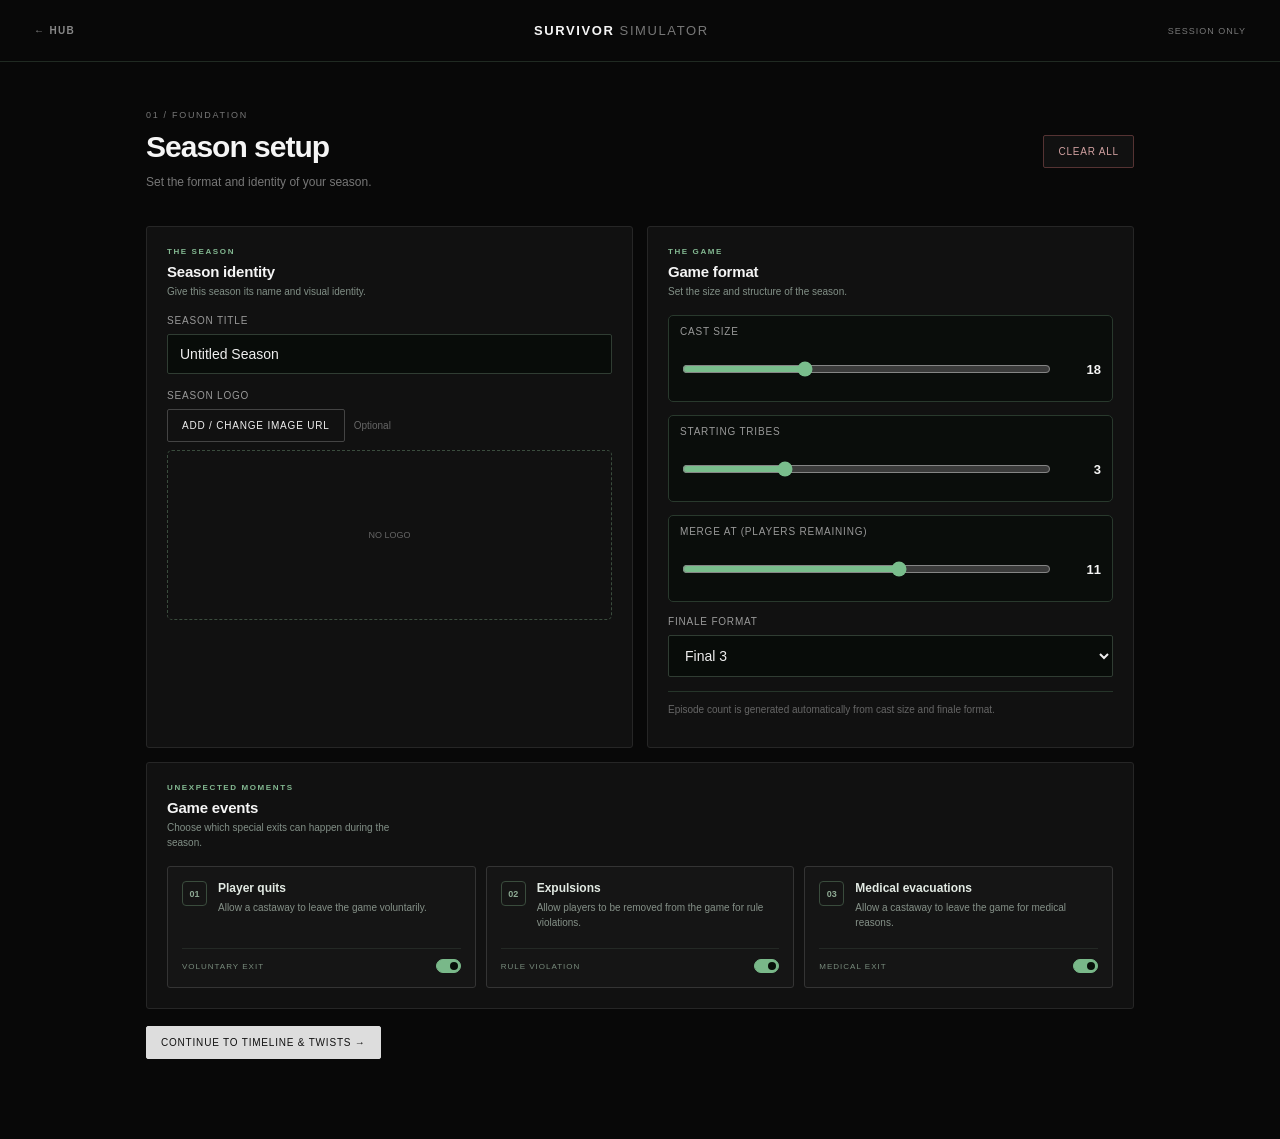
<file: survivor/index.html>
<!doctype html>
<html lang="en">
<head>
  <meta charset="utf-8">
  <meta name="viewport" content="width=device-width, initial-scale=1">
  <meta name="theme-color" content="#102719">
  <title>Survivor Simulator</title>
  <link rel="stylesheet" href="styles/main.css">
  <link rel="stylesheet" href="styles/layout.css">
  <link rel="stylesheet" href="styles/components.css">
  <link rel="stylesheet" href="styles/pages.css">
</head>
<body>
  <div class="app-shell">
    <header class="topbar">
      <a class="back-link" href="../index.html">← HUB</a>
      <div class="brand">SURVIVOR <span>SIMULATOR</span></div>
      <div class="save-state" id="save-state">SESSION ONLY</div>
    </header>
    <main class="main-content">
      <div id="page-content"></div>
    </main>
  </div>
  <script type="module" src="js/app.js"></script>
</body>
</html>
</file>
<file: survivor/styles/main.css>
*{box-sizing:border-box} :root{color-scheme:dark;font-family:Arial,Helvetica,sans-serif;background:#000;color:#f5f5f5;font-synthesis:none}  body{margin:0;min-height:100vh;background:#000;color:#f5f5f5;font-size:14px}button,input,select,textarea{font:inherit}button{cursor:pointer}.app-shell{min-height:100vh}.topbar{height:62px;border-bottom:1px solid #242424;display:flex;align-items:center;justify-content:space-between;padding:0 34px;position:sticky;top:0;background:#050505;z-index:5}.back-link{color:#888;text-decoration:none;font-size:10px;letter-spacing:1.3px;font-weight:700}.back-link:hover{color:#fff}.brand{font-weight:800;letter-spacing:1.6px;font-size:13px}.brand span{color:#777;font-weight:500}.save-state{font-size:9px;letter-spacing:1px;color:#777}.workspace{display:grid;grid-template-columns:230px minmax(0,1fr);min-height:calc(100vh - 62px)}.sidebar{border-right:1px solid #222;padding:28px 16px;display:flex;flex-direction:column;min-height:calc(100vh - 62px)}.season-mini{padding:0 12px 22px;color:#777;font-size:10px;letter-spacing:1.5px;font-weight:700;overflow-wrap:anywhere}#navigation{display:grid;gap:5px}.nav-item{border:0;background:transparent;color:#888;text-align:left;padding:13px 12px;font-size:12px;display:flex;align-items:center;gap:12px;border-radius:3px}.nav-item span{font-size:9px;color:#555;letter-spacing:1px}.nav-item:hover,.nav-item.active{background:#151515;color:#fff}.nav-item.active span{color:#fff}.sidebar-foot{margin-top:auto;padding:24px 12px 0;color:#555;font-size:9px;letter-spacing:1.2px;display:flex;justify-content:space-between}.main-content{width:min(100%,1100px);padding:48px 56px 80px;margin:0 auto}.page-heading{display:flex;justify-content:space-between;align-items:flex-end;gap:20px;margin-bottom:34px}.eyebrow{font-size:9px;letter-spacing:1.7px;color:#777;text-transform:uppercase;margin-bottom:10px}.page-heading h1{font-size:30px;letter-spacing:-1px;margin:0;font-weight:700}.page-heading p{color:#777;margin:9px 0 0;font-size:12px;line-height:1.6}.section{border-top:1px solid #252525;padding:24px 0;margin-top:22px}.section-head{display:flex;justify-content:space-between;align-items:center;gap:16px;margin-bottom:18px}.section-head h2{font-size:13px;margin:0;font-weight:700}.section-head p{font-size:11px;color:#777;margin:5px 0 0}.field-grid{display:grid;grid-template-columns:repeat(2,minmax(0,1fr));gap:18px 20px}.field{display:grid;gap:8px;min-width:0}.field.full{grid-column:1/-1}.field label,.field-label{font-size:10px;letter-spacing:.8px;color:#999;text-transform:uppercase}.field input,.field select,.field textarea,.inline-input{width:100%;background:#090909;border:1px solid #303030;border-radius:2px;padding:11px 12px;color:#eee;outline:none;min-width:0}.field input:focus,.field select:focus,.field textarea:focus,.inline-input:focus{border-color:#888}.field input[type=checkbox]{width:15px;height:15px;accent-color:#fff}.field textarea{min-height:78px;resize:vertical}.hint{color:#666;font-size:10px;line-height:1.5}.check-row{display:flex;align-items:center;gap:9px;color:#bbb;font-size:12px}.check-list{display:flex;flex-wrap:wrap;gap:16px 24px}.btn{border:1px solid #444;background:#111;color:#eee;padding:10px 14px;border-radius:2px;font-size:10px;letter-spacing:.8px;text-transform:uppercase}.btn:hover{background:#222;border-color:#777}.btn.primary{background:#eee;color:#080808;border-color:#eee}.btn.primary:hover{background:#ccc}.btn.subtle{background:transparent;color:#aaa}.btn.danger{color:#d0a0a0;border-color:#553333}.btn:disabled{opacity:.35;cursor:not-allowed}.button-row{display:flex;gap:9px;flex-wrap:wrap}.stat-grid{display:grid;grid-template-columns:repeat(4,minmax(0,1fr));gap:10px}.stat-card{border:1px solid #292929;background:#090909;padding:13px}.stat-card strong{display:block;font-size:20px;margin-bottom:5px}.stat-card span{font-size:9px;color:#777;letter-spacing:1px;text-transform:uppercase}.locked{border:1px dashed #333;color:#666;padding:15px;font-size:11px;display:flex;justify-content:space-between;align-items:center}.locked b{font-size:9px;letter-spacing:1px;color:#777}.episode-list{display:grid;gap:12px}.episode-card,.player-card,.alliance-card,.archetype-card{border:1px solid #292929;background:#080808;padding:18px}.episode-top{display:flex;justify-content:space-between;align-items:center;gap:15px;margin-bottom:14px}.episode-top strong{font-size:13px}.episode-top span{font-size:9px;color:#777;letter-spacing:1px}.twist-list{display:flex;flex-wrap:wrap;gap:7px;margin-top:12px}.twist-chip{font-size:10px;padding:7px 9px;border:1px solid #393939;color:#ccc;display:flex;align-items:center;gap:8px}.twist-chip button{border:0;background:none;color:#888;padding:0;font-size:13px}.cast-grid{display:grid;grid-template-columns:repeat(2,minmax(0,1fr));gap:12px}.player-card{min-width:0}.player-card-head{display:flex;justify-content:space-between;align-items:center;margin-bottom:14px}.player-card-head strong{font-size:12px}.player-fields{display:grid;grid-template-columns:1fr 1fr;gap:12px}.player-fields .field{gap:6px}.player-fields .field label{font-size:9px}.player-fields input,.player-fields select{padding:9px;font-size:11px}.player-preview{display:flex;align-items:center;gap:10px;margin-bottom:14px}.avatar{width:42px;height:42px;border:1px solid #333;background:#141414;object-fit:cover;border-radius:2px;display:grid;place-items:center;color:#666;font-size:10px}.player-preview small{color:#777;font-size:10px}.archetype-grid{display:grid;grid-template-columns:repeat(2,minmax(0,1fr));gap:12px}.archetype-card h3{font-size:13px;margin:0 0 7px}.archetype-card p{font-size:11px;line-height:1.5;color:#888;margin:0 0 12px}.class-tag{font-size:9px;letter-spacing:1px;color:#aaa;text-transform:uppercase}.stats{display:grid;grid-template-columns:repeat(4,1fr);gap:7px;margin-top:14px}.stat-input{display:grid;gap:5px}.stat-input label{font-size:8px;color:#777;text-transform:uppercase}.stat-input input{width:100%;background:#111;border:1px solid #333;color:#eee;padding:7px;font-size:10px}.team-grid{display:grid;grid-template-columns:repeat(3,minmax(0,1fr));gap:12px}.team-card{border:1px solid #292929;padding:15px;background:#090909}.team-swatch{height:7px;margin:-15px -15px 14px}.team-card .field{margin-top:10px}.team-card .field input{padding:9px;font-size:11px}.team-members{font-size:10px;color:#777;line-height:1.7;margin-top:10px}.team-preview{display:grid;grid-template-columns:repeat(3,minmax(0,1fr));gap:10px}.team-preview-item{padding:12px;background:#0a0a0a;border:1px solid #292929}.team-preview-item strong{display:block;font-size:11px;margin-bottom:7px}.team-preview-item span{font-size:10px;color:#888}.table-wrap{overflow-x:auto;border:1px solid #292929}.relationship-table{border-collapse:collapse;width:100%;min-width:600px}.relationship-table th,.relationship-table td{border-bottom:1px solid #252525;border-right:1px solid #252525;padding:9px;text-align:center;font-size:10px}.relationship-table th{color:#888;font-weight:600;background:#0b0b0b}.relationship-table th:first-child{text-align:left;position:sticky;left:0}.relationship-table td:first-child{text-align:left;color:#ddd;background:#080808;position:sticky;left:0}.relationship-table select{width:100%;min-width:95px;background:#111;border:1px solid #333;color:#ddd;padding:7px;font-size:10px}.alliance-list{display:grid;gap:12px}.alliance-card .field-grid{gap:12px}.member-strengths{display:grid;grid-template-columns:repeat(2,minmax(0,1fr));gap:9px;margin-top:12px}.member-strengths label{font-size:10px;color:#aaa;display:flex;align-items:center;justify-content:space-between;gap:8px}.member-strengths select{background:#111;border:1px solid #333;color:#eee;padding:7px}.empty-state{padding:28px;text-align:center;color:#666;border:1px dashed #333;font-size:11px}.inline-note{font-size:10px;color:#777;line-height:1.6}.logo-preview{width:74px;height:74px;border:1px solid #333;background:#111;display:grid;place-items:center;overflow:hidden;color:#666;font-size:9px}.logo-preview img{width:100%;height:100%;object-fit:cover}.hidden{display:none!important}@media(max-width:850px){.workspace{grid-template-columns:1fr}.sidebar{min-height:auto;border-right:0;border-bottom:1px solid #222;padding:14px}.season-mini,.sidebar-foot{display:none}#navigation{display:flex;overflow-x:auto;gap:5px}.nav-item{white-space:nowrap;padding:10px}.nav-item span{display:none}.main-content{padding:32px 22px 60px}.team-grid,.team-preview{grid-template-columns:repeat(2,minmax(0,1fr))}}@media(max-width:560px){.topbar{padding:0 16px}.main-content{padding:28px 16px 50px}.page-heading{align-items:flex-start;flex-direction:column}.page-heading h1{font-size:25px}.field-grid,.cast-grid,.archetype-grid{grid-template-columns:1fr}.field.full{grid-column:auto}.team-grid,.team-preview{grid-template-columns:1fr}.stat-grid{grid-template-columns:repeat(2,1fr)}.player-fields{grid-template-columns:1fr 1fr}.stats{grid-template-columns:repeat(2,1fr)}}

/* Season builder refinements */
.range-field{display:grid;gap:10px}.range-line{display:flex;align-items:center;gap:14px}.range-line input[type=range]{flex:1;min-width:0;accent-color:#fff}.range-value{min-width:34px;text-align:right;font-size:13px;font-weight:700}.logo-preview{width:min(100%,260px);height:150px;padding:8px}.logo-preview img{width:100%;height:100%;max-width:100%;max-height:100%;object-fit:contain;object-position:center}.episode-card{padding:14px}.episode-top{margin:0}.episode-twists{margin-top:12px}.twist-toggle{border:1px solid #383838;background:#111;color:#ddd;padding:8px 11px;font-size:10px}.twist-toggle[aria-expanded=true]{background:#eee;color:#111}.twist-picker{display:flex;flex-wrap:wrap;gap:7px;padding-top:11px}.twist-option{border:1px solid #3a3a3a;background:#090909;color:#aaa;padding:8px 10px;font-size:10px}.twist-option.selected{background:#eee;color:#111;border-color:#eee}.twist-option:disabled{opacity:.3}.relationship-table{min-width:0;table-layout:fixed}.relationship-table th,.relationship-table td{padding:6px 4px}.relationship-table th:first-child,.relationship-table td:first-child{width:110px}.relationship-cell{width:100%;height:30px;border:1px solid transparent;border-radius:3px;color:#111;font-size:9px;font-weight:700;cursor:pointer}.relationship-cell:disabled{opacity:.2;cursor:default}.relationship-cell:hover{outline:1px solid #fff}.relationship-legend{display:flex;gap:12px;flex-wrap:wrap;margin:12px 0;color:#888;font-size:10px}.legend-dot{display:inline-block;width:8px;height:8px;border-radius:50%;margin-right:5px}.rel-backdrop{position:fixed;inset:0;background:#000b;z-index:20;display:grid;place-items:center;padding:18px}.rel-menu{width:min(100%,390px);background:#0b0b0b;border:1px solid #444;padding:20px;box-shadow:0 15px 60px #000}.rel-menu h3{font-size:15px;margin:0 0 5px}.rel-menu p{font-size:11px;color:#888;margin:0 0 16px}.rel-options{display:grid;grid-template-columns:1fr 1fr;gap:8px}.rel-choice{padding:11px 9px;border:1px solid #333;background:#111;color:#ddd;text-align:left;font-size:11px}.rel-choice.active{border-color:#fff}.rel-choice small{display:block;color:#888;font-size:9px;margin-top:4px}.rel-clear{margin-top:12px;width:100%}.timeline-footer{display:flex;justify-content:flex-end;margin-top:18px}.hidden{display:none!important}
@media(max-width:700px){.relationship-table th:first-child,.relationship-table td:first-child{width:76px}.relationship-cell{height:26px;font-size:8px}.relationship-table th,.relationship-table td{padding:3px 2px}}


/* Dark base with a subtle green glow at the top centre */
:root{--accent:#79bd8c}
body{background:radial-gradient(ellipse 72% 48% at 50% 0%,rgba(37,91,51,.48) 0%,rgba(15,34,21,.24) 48%,rgba(5,8,6,0) 82%),#050706}
.topbar{background:#070b08;border-bottom-color:#202a22}
.field input:focus,.field select:focus,.field textarea:focus,.inline-input:focus{border-color:#79bd8c}
.field input[type=checkbox]{accent-color:#79bd8c}
.range-line input[type=range]{accent-color:#79bd8c}
.btn.primary{background:#79bd8c;color:#07110a;border-color:#79bd8c}
.btn.primary:hover{background:#91cda1;border-color:#91cda1}
@media(max-width:850px){.main-content{padding:32px 22px 60px}}
@media(max-width:560px){.main-content{padding:28px 16px 50px}}


/* Season builder layout polish */
:root{--accent:#78b889}
body{background:radial-gradient(ellipse 78% 44% at 50% 0%,rgba(48,112,66,.72) 0%,rgba(20,48,28,.45) 48%,rgba(5,7,6,.12) 100%),#050706;background-repeat:no-repeat;background-attachment:fixed}
.topbar{background:rgba(5,8,6,.94);backdrop-filter:blur(12px)}
.main-content{position:relative}
.page-heading{align-items:center}
.setup-grid{display:grid;gap:14px}
.setup-card{border:1px solid #29352d;background:rgba(10,15,11,.86);padding:20px;border-radius:8px;margin:0 0 14px;box-shadow:0 10px 28px rgba(0,0,0,.12)}
.setup-card .section-head{margin-bottom:16px}
.setup-card .section-head p{margin:4px 0 0}
.field-grid{gap:14px 18px}
.field input,.field select,.field textarea,.inline-input{background:#080c09;border-color:#303d33}
.cast-grid{grid-template-columns:repeat(3,minmax(0,1fr));gap:14px}
.player-card{background:rgba(10,15,11,.92);border:1px solid #29372d;border-radius:8px;padding:15px;min-width:0}
.player-card-head{margin-bottom:12px}
.player-preview{align-items:center;gap:13px}
.avatar{width:76px;height:76px;flex:0 0 76px;border-radius:7px;overflow:hidden;background:#111a13}
.avatar img{display:block;width:100%;height:100%;object-fit:contain}
.player-title{min-width:0;overflow-wrap:anywhere}
.player-fields{grid-template-columns:1fr 1fr;gap:10px}
.player-fields .field.full{grid-column:1/-1}
.inline-control{display:flex;align-items:center;gap:7px;min-width:0}
.inline-control input{flex:1;min-width:0}
.btn.compact{padding:9px 10px;white-space:nowrap}
.url-button{width:100%;text-align:left;text-transform:none;letter-spacing:0}
.archetype-stats{border-top:1px solid #29352d;margin-top:14px;padding-top:12px}
.stats-heading{display:flex;justify-content:space-between;gap:8px;font-size:10px}
.stats-heading span{color:#7e9a83}
.mini-stat-grid{display:grid;grid-template-columns:repeat(4,minmax(0,1fr));gap:6px;margin-top:9px}
.mini-stat{background:#101812;border:1px solid #243329;border-radius:4px;padding:6px;display:grid;gap:4px}
.mini-stat span{font-size:8px;color:#91a294;text-transform:uppercase;letter-spacing:.4px}
.mini-stat b{font-size:11px}
.episode-list{gap:9px}
.episode-card{padding:0;border-radius:7px;overflow:hidden}
.episode-card.pre-merge{background:rgba(12,26,17,.94);border-color:#315b3d}
.episode-card.merge-episode{background:rgba(25,25,17,.94);border-color:#655a32}
.episode-summary{list-style:none;display:flex;align-items:center;justify-content:space-between;gap:14px;padding:15px 17px;cursor:pointer}
.episode-summary::-webkit-details-marker{display:none}
.episode-summary>span:first-child{display:flex;align-items:center;gap:12px}
.phase-label{font-size:9px;letter-spacing:1px;padding:5px 7px;border-radius:3px;background:#1b3a25;color:#a6d9b2}
.merge-episode .phase-label{background:#453d20;color:#e4d69c}
.episode-count{font-size:10px;color:#aab5ac}
.episode-count b{font-size:14px;margin-left:8px}
.episode-body{padding:0 16px 16px;border-top:1px solid rgba(150,180,150,.12)}
.twist-picker{padding-top:14px}
.twist-option{border-radius:4px}
.twist-option.selected{background:#7eb88a;color:#08110a;border-color:#7eb88a}
.team-grid{gap:14px}
.team-card{border:1px solid #29372d;background:rgba(10,15,11,.92);border-radius:8px}
.team-head{display:flex;align-items:center;gap:11px;margin-bottom:12px}
.team-head strong{font-size:13px}
.team-icon{width:42px;height:42px;border:1px solid #39483b;border-radius:7px;background:#111a13;display:grid;place-items:center;overflow:hidden;color:#9ab79e}
.team-icon img{width:100%;height:100%;object-fit:contain}
.colour-tools{display:grid;grid-template-columns:1fr 1fr;gap:10px;margin-top:13px}
.colour-tools input[type=color]{width:100%;height:34px;padding:3px;background:#080c09;border:1px solid #303d33}
.colour-tools .check-row{grid-column:1/-1}
.tiny-team-icon{width:19px;height:19px;object-fit:contain;vertical-align:middle;margin-right:5px}
.relationship-table th,.relationship-table td{padding:5px 3px}
.relationship-table th{overflow-wrap:anywhere}
.matrix-avatar{display:block;width:28px;height:28px;object-fit:contain;margin:0 auto 4px;border-radius:50%}
.relationship-cell{min-width:20px;height:38px;padding:0;display:table-cell;text-align:center;vertical-align:middle;cursor:pointer;font-size:10px;font-weight:700}
.relationship-cell:hover{filter:brightness(1.22);outline:2px solid #dce9dd;outline-offset:-2px}
.diagonal-cell{color:#5b655d}
.alliance-player-grid{display:grid;grid-template-columns:repeat(4,minmax(0,1fr));gap:8px;margin-top:14px}
.alliance-player{min-width:0;display:flex;align-items:center;gap:7px;text-align:left;padding:8px;background:#0b110d;border:1px solid #303d33;color:#cbd6cd;border-radius:5px;cursor:pointer}
.alliance-player.selected{border-color:#82bd8e;background:#17291c;color:#e5f3e7}
.alliance-player img{width:32px;height:32px;object-fit:contain;border-radius:4px;background:#18221a;flex:0 0 32px}
.alliance-player>span:not(.alliance-placeholder){font-size:10px;overflow-wrap:anywhere;flex:1}
.alliance-player b{color:#9dcea7}
.alliance-placeholder{width:32px;height:32px;display:grid;place-items:center;background:#18221a;border-radius:4px;flex:0 0 32px}
.alliance-card{border:1px solid #29372d;background:#0a100c;border-radius:7px;padding:15px}
.url-backdrop{position:fixed;inset:0;background:rgba(0,0,0,.78);z-index:40;display:grid;place-items:center;padding:18px}
.url-dialog{width:min(100%,440px);background:#0b120d;border:1px solid #405444;border-radius:9px;padding:22px;box-shadow:0 18px 70px #000}
.url-dialog h3{margin:0 0 7px;font-size:16px}
.url-dialog p{margin:0 0 16px;color:#9aaa9d;font-size:11px}
.url-dialog-input{width:100%;padding:12px;background:#060a07;border:1px solid #344438;color:#fff;border-radius:4px;margin-bottom:15px}
@media(max-width:900px){.cast-grid{grid-template-columns:repeat(2,minmax(0,1fr))}.alliance-player-grid{grid-template-columns:repeat(3,minmax(0,1fr))}}
@media(max-width:600px){.cast-grid{grid-template-columns:1fr}.setup-card{padding:14px}.alliance-player-grid{grid-template-columns:repeat(2,minmax(0,1fr))}.mini-stat-grid{grid-template-columns:repeat(4,minmax(0,1fr))}.episode-summary{padding:13px}.episode-summary>span:first-child{gap:7px}.phase-label{font-size:8px}}

.hex-input{width:100%;background:#080c09;border:1px solid #303d33;color:#dce8de;border-radius:3px;padding:7px 8px;font-size:10px;font-family:monospace}


/* Latest season builder refinements */
.twist-categories{display:grid;gap:12px;padding-top:14px}
.twist-category{border:1px solid #303030;border-radius:6px;overflow:hidden;background:#0b0d0b}
.twist-category h3{margin:0;padding:9px 12px;font-size:10px;letter-spacing:1.1px;text-transform:uppercase}
.twist-category .twist-picker{padding:10px 12px 12px}
.cat-elimination{border-color:#70433e}.cat-elimination h3{background:#482923;color:#f0a08e}
.cat-teams{border-color:#3b5d82}.cat-teams h3{background:#1c344d;color:#a9d1f7}
.cat-immunity{border-color:#74602e}.cat-immunity h3{background:#493a19;color:#f0d78c}
.cat-other{border-color:#565656}.cat-other h3{background:#292929;color:#ddd}
.stat-sliders{display:grid;gap:9px;margin-top:12px}
.stat-slider{display:grid;gap:5px;padding:7px 9px;background:#0b100d;border:1px solid #28322b;border-radius:5px}
.stat-slider>span{display:flex;justify-content:space-between;align-items:center;font-size:9px;text-transform:uppercase;letter-spacing:.7px;color:#b8c3ba}
.stat-slider output{font-size:11px;font-weight:700;color:var(--stat-colour)}
.stat-slider input[type=range]{width:100%;height:5px;margin:3px 0;appearance:none;-webkit-appearance:none;background:linear-gradient(to right,var(--stat-colour) 0%,var(--stat-colour) 100%);accent-color:var(--stat-colour);cursor:pointer}
.stat-slider input[type=range]::-webkit-slider-thumb{-webkit-appearance:none;width:13px;height:13px;border-radius:50%;background:var(--stat-colour);border:2px solid #080b09;box-shadow:0 0 0 1px var(--stat-colour)}
.stat-slider input[type=range]::-moz-range-thumb{width:11px;height:11px;border-radius:50%;background:var(--stat-colour);border:2px solid #080b09;box-shadow:0 0 0 1px var(--stat-colour)}
.team-contrast-test{height:74px;border-radius:5px;margin-bottom:15px;padding:12px;display:flex;flex-direction:column;justify-content:space-between;font-weight:800;letter-spacing:1px;font-size:13px}
.team-contrast-test small{font-size:8px;letter-spacing:1.5px;opacity:.8}
.team-head{margin-bottom:13px}
.team-icon,.tiny-team-icon{display:none!important}
.gradient-toggle{margin-top:8px;align-self:center;white-space:nowrap}
.team-roster{border-top:1px solid #2c382f;margin-top:15px;padding-top:12px}
.team-roster>strong{font-size:9px;letter-spacing:1.2px;color:#819385}
.team-roster-grid{display:grid;grid-template-columns:repeat(2,minmax(0,1fr));gap:7px;margin-top:9px}
.team-player{display:flex;align-items:center;gap:7px;min-width:0;padding:6px;background:#0d140f;border:1px solid #26342a;border-radius:4px;font-size:10px;color:#cbd6cd}
.team-player img,.team-player-placeholder{width:30px;height:30px;flex:0 0 30px;object-fit:contain;border-radius:4px;background:#18221a}
.team-player-placeholder{display:grid;place-items:center;color:#839386}
.team-player span:last-child{overflow-wrap:anywhere}
.relationship-table th,.relationship-table td{border:1px solid #59645b!important}
.relationship-table{border-collapse:separate;border-spacing:0}
.relationship-cell{outline:1px solid rgba(255,255,255,.16);outline-offset:-1px}
.relationship-cell:hover{outline:2px solid #fff;outline-offset:-2px}
.alliance-player-box{min-width:0;border:1px solid #303d33;border-radius:5px;background:#0b110d;padding:5px;display:flex;flex-direction:column;gap:5px}
.alliance-player-box.selected{border-color:#82bd8e;background:#142219}
.alliance-player-box .alliance-player{width:100%;border:0;background:transparent;padding:4px}
.alliance-weakness{display:grid;gap:4px;padding:3px 4px}
.alliance-weakness span{font-size:8px;color:#91a294;text-transform:uppercase;letter-spacing:.6px}
.alliance-weakness select{width:100%;padding:6px;background:#080d09;border:1px solid #354438;border-radius:3px;color:#dce8de;font-size:9px}
.member-strengths{display:none}
@media(max-width:600px){.team-roster-grid{grid-template-columns:1fr 1fr}.team-contrast-test{height:64px}}


/* Concise timeline, cast stats, teams and alliance composer */
.episode-summary-right{display:flex;align-items:center;justify-content:flex-end;gap:12px;min-width:0}
.twist-category-labels{display:flex;flex-wrap:wrap;gap:4px;justify-content:flex-end}
.twist-category-labels i{font-style:normal;font-size:8px;line-height:1;padding:4px 6px;border-radius:3px;letter-spacing:.5px;text-transform:uppercase;white-space:nowrap}
.twist-category-labels .cat-elimination{background:#482923;color:#f0a08e}
.twist-category-labels .cat-teams{background:#1c344d;color:#a9d1f7}
.twist-category-labels .cat-immunity{background:#493a19;color:#f0d78c}
.twist-category-labels .cat-other{background:#292929;color:#ddd}
.twist-category{border:0;border-radius:0;background:transparent}
.twist-category h3{padding:0;margin:14px 0 0;background:transparent!important;color:#aab8ac!important;font-size:9px;letter-spacing:.8px}
.twist-category .twist-picker{padding:7px 0 0}
.archetype-stats{margin-top:10px;padding-top:9px}
.stats-heading{font-size:9px;margin-bottom:7px}
.stat-sliders{grid-template-columns:repeat(2,minmax(0,1fr));gap:5px;margin-top:0}
.stat-slider{display:grid;grid-template-columns:58px minmax(0,1fr) 16px;align-items:center;gap:6px;padding:5px 6px;border:0;border-radius:3px;background:#0b100d}
.stat-slider> b{font-size:8px;letter-spacing:0;text-transform:none;color:#b8c3ba}
.stat-slider input[type=range]{height:4px;margin:0}
.stat-slider output{font-size:9px;text-align:right}
.team-contrast-test{justify-content:center;gap:5px}
.team-contrast-test>span{font-size:14px;overflow-wrap:anywhere}
.team-contrast-test>small{font-size:9px;letter-spacing:.5px}
.relationship-cell{font-size:clamp(5px,.68vw,8px);letter-spacing:-.45px;overflow-wrap:anywhere;line-height:1;padding:0 1px}
.alliance-composer{margin-bottom:12px}
.alliance-saved-members{display:flex;flex-wrap:wrap;gap:6px}
.alliance-saved-members>span{display:flex;gap:6px;align-items:center;padding:6px 8px;border:1px solid #2d3b30;border-radius:4px;background:#0c140e;font-size:10px;color:#d3dfd5}
.alliance-saved-members small{font-size:8px;color:#9bc4a3;text-transform:uppercase}
@media(max-width:600px){.episode-summary-right{gap:6px;flex-wrap:wrap}.twist-category-labels{display:flex;justify-content:flex-start}.stat-sliders{grid-template-columns:1fr}.stat-slider{grid-template-columns:66px minmax(0,1fr) 16px}.relationship-cell{font-size:6px;letter-spacing:-.5px}}


/* Final compact dropdown and team identity layout */
.twist-category h3{display:inline-flex;padding:5px 8px;margin:8px 0 2px;border-radius:3px;font-size:8px;letter-spacing:.7px;line-height:1;text-transform:uppercase}
.twist-category h3.cat-elimination{background:#482923!important;color:#f0a08e!important}
.twist-category h3.cat-teams{background:#1c344d!important;color:#a9d1f7!important}
.twist-category h3.cat-immunity{background:#493a19!important;color:#f0d78c!important}
.twist-category h3.cat-other{background:#292929!important;color:#ddd!important}
.twist-categories{gap:7px;padding-top:8px}
.twist-category .twist-picker{gap:5px;padding:5px 0 2px}
.twist-option{padding:6px 8px;font-size:9px;line-height:1.2}
.episode-body{padding:0 13px 12px}
.team-card>.eyebrow{font-size:9px;letter-spacing:1px;color:#8da493;margin-bottom:8px}
.team-identity-row{display:flex;align-items:center;gap:9px;min-width:0}
.team-colour-pair{display:flex;align-items:center;gap:6px;flex:0 0 auto}
.team-colour-control{width:34px;height:34px;display:block;border:1px solid #405044;border-radius:4px;padding:3px;background:#080c09;cursor:pointer}
.team-colour-control input[type=color]{display:block;width:100%;height:100%;padding:0;border:0;background:transparent;cursor:pointer}
.team-name-field{flex:1;min-width:0;margin:0!important}
.team-name-field input{width:100%;min-width:0}
.team-label-row{display:grid;gap:6px;margin-top:11px}
.team-label-row>label{font-size:9px;color:#9aaa9d}
.team-colour-options{display:flex;align-items:center;justify-content:space-between;gap:10px;margin-top:9px}
.team-colour-options .gradient-toggle{margin:0;align-self:auto}
.team-hex-pair{display:flex;gap:6px;min-width:0}
.team-hex-pair .hex-input{width:76px;padding:6px;font-size:9px}
.team-contrast-test{margin-top:13px}
@media(max-width:600px){.team-colour-control{width:32px;height:32px}.team-hex-pair .hex-input{width:68px}}


/* Episode summaries show selected twists; compact player image URL control */
.episode-summary-right{display:flex;align-items:center;gap:10px;min-width:0}
.episode-selected-twists{display:flex;flex-wrap:wrap;justify-content:flex-end;gap:5px;min-width:0}
.episode-selected-twists i{font-style:normal;font-size:9px;line-height:1.2;padding:5px 7px;border:1px solid #45634b;border-radius:3px;background:#142319;color:#c6e4cb;white-space:nowrap}
.no-episode-twists{font-size:9px;color:#718075}
.episode-chevron{font-size:14px;color:#aab5ac;flex:0 0 auto}
.player-preview{display:flex;align-items:center;gap:9px;min-width:0}
.player-image-url{width:auto;flex:0 0 auto;padding:6px 8px;font-size:8px;letter-spacing:.3px;text-align:center;text-transform:none}
.player-title{margin-left:auto}
@media(max-width:600px){
 .episode-summary{align-items:flex-start}
 .episode-summary-right{justify-content:flex-end;flex-wrap:wrap}
 .episode-selected-twists{justify-content:flex-end}
 .episode-selected-twists i{font-size:8px;padding:4px 5px}
 .player-preview{gap:7px;flex-wrap:wrap}
 .player-title{flex:1 1 100%;margin-left:0}
}


/* Keep the image URL control directly below the castaway text */
.player-preview{align-items:center;flex-wrap:nowrap}
.player-title{display:flex;flex-direction:column;align-items:flex-start;justify-content:center;gap:4px;flex:1;min-width:0;margin:0}
.player-image-url{margin-top:2px}
@media(max-width:600px){
 .player-preview{flex-wrap:nowrap}
 .player-title{flex:1 1 auto;margin:0}
}


/* Season setup: balanced identity / format columns and a full-width events panel */
.setup-grid{display:grid;grid-template-columns:minmax(0,1fr) minmax(0,1fr);grid-template-areas:"identity format" "events events";align-items:stretch;gap:14px}
.setup-identity{grid-area:identity;min-width:0}
.setup-format{grid-area:format;min-width:0}
.setup-events{grid-area:events}
.setup-card{height:100%;margin:0}
.setup-card .section-head{align-items:flex-start}
.setup-kicker{display:block;color:#83b891;font-size:8px;font-weight:700;letter-spacing:1.6px;margin-bottom:7px}
.setup-index{display:grid;place-items:center;width:27px;height:27px;flex:0 0 27px;border:1px solid #385541;border-radius:50%;color:#9bc9a5;font-size:9px;font-weight:700}
.setup-card .section-head h2{font-size:15px;letter-spacing:-.2px}
.setup-card .section-head p{max-width:260px;color:#829087;font-size:10px;line-height:1.5}
.setup-identity-fields,.setup-format-fields{grid-template-columns:minmax(0,1fr)}
.setup-logo-field{margin-top:2px}
.setup-logo-field .button-row{align-items:center}
.setup-logo-field .logo-preview{width:100%;height:118px;max-width:none;border:1px dashed #3a4c3d;border-radius:5px;background:linear-gradient(145deg,rgba(27,48,32,.48),rgba(7,12,8,.85));}
.setup-format-fields{gap:13px}
.setup-format .range-field{padding:10px 11px;border:1px solid #29392d;border-radius:5px;background:rgba(5,10,7,.55)}
.setup-format .field:has(select){padding-top:1px}
.setup-format-note{padding-top:10px;border-top:1px solid #26352a;margin-top:14px}
.event-options{display:grid;grid-template-columns:repeat(3,minmax(0,1fr));gap:10px}
.event-option{position:relative;display:flex;flex-direction:column;justify-content:space-between;gap:18px;min-width:0;min-height:116px;padding:14px;border:1px solid #2c3b30;border-radius:6px;background:linear-gradient(145deg,rgba(20,31,22,.78),rgba(8,12,9,.92));cursor:pointer;transition:border-color .18s ease,background .18s ease,box-shadow .18s ease}
.event-option:hover{border-color:#55765c;background:linear-gradient(145deg,rgba(27,47,31,.9),rgba(9,15,10,.96))}
.event-option:has(input:checked){border-color:#6b9b74;background:linear-gradient(145deg,rgba(31,65,39,.55),rgba(9,17,11,.96));box-shadow:inset 0 0 22px rgba(100,171,113,.09),0 0 14px rgba(89,156,101,.08)}
.event-option input{position:absolute;opacity:0;pointer-events:none}
.event-option-main{display:flex;align-items:flex-start;gap:11px}
.event-option-number{display:grid;place-items:center;width:25px;height:25px;flex:0 0 25px;border:1px solid #3a4c3d;border-radius:4px;color:#8eaa94;font-size:9px;font-weight:700}
.event-option-copy{display:grid;gap:6px;min-width:0}
.event-option-copy strong{font-size:12px;color:#e2eae3}
.event-option-copy small{font-size:10px;line-height:1.45;color:#859188}
.event-option-meta{display:flex;align-items:center;justify-content:space-between;gap:8px;padding-top:10px;border-top:1px solid rgba(130,160,135,.14)}
.event-option-meta>span{font-size:8px;letter-spacing:1px;color:#788b7c}
.event-option-meta i{width:25px;height:14px;flex:0 0 25px;border:1px solid #536257;border-radius:20px;background:#151d17;position:relative;transition:background .18s ease,border-color .18s ease}
.event-option-meta i:after{content:"";position:absolute;left:2px;top:2px;width:8px;height:8px;border-radius:50%;background:#849187;transition:transform .18s ease,background .18s ease}
.event-option:has(input:checked) .event-option-meta i{background:#79b889;border-color:#79b889}
.event-option:has(input:checked) .event-option-meta i:after{transform:translateX(11px);background:#071009}
.event-option:focus-within{outline:2px solid #8dc99a;outline-offset:3px}
.setup-continue{margin-top:17px}
@media(max-width:700px){.setup-grid{grid-template-columns:minmax(0,1fr);grid-template-areas:"identity" "format" "events"}.event-options{grid-template-columns:1fr}.event-option{min-height:0;gap:13px}.setup-card{height:auto}}


/* Final setup polish: remove section number badges and use flat event colours */
.setup-index{display:none!important}
.event-option{background:#101811;box-shadow:none}
.event-option:hover{background:#17231a;box-shadow:none}
.event-option:has(input:checked){background:#1b3020;box-shadow:none}


/* Survivor gameplay pages */
.game-heading{display:flex;align-items:flex-start;justify-content:space-between;gap:16px;margin:8px 0 22px}
.game-heading h1{font-size:27px;letter-spacing:-.7px;margin:5px 0 6px}
.game-heading p{margin:0;color:#89978d;font-size:11px;line-height:1.5}
.game-live{font-size:8px;letter-spacing:1.2px;color:#9bc9a5;border:1px solid #35543d;background:#102016;padding:7px 9px;border-radius:3px;white-space:nowrap}
.game-panel{border:1px solid #29372d;background:rgba(10,15,11,.92);border-radius:7px;padding:17px;margin:0 0 13px}
.game-panel-head{display:flex;align-items:center;justify-content:space-between;gap:12px;margin-bottom:13px}
.game-panel-head h2{font-size:14px;margin:0}
.game-panel-head>span{font-size:8px;letter-spacing:1px;color:#819385}
.game-roster{display:grid;grid-template-columns:repeat(3,minmax(0,1fr));gap:7px}
.game-player{display:flex;align-items:center;gap:9px;min-width:0;padding:7px;background:#0c140e;border:1px solid #29382e;border-radius:4px;color:#dce5dd;font-size:10px}
.game-player>span:last-child{overflow-wrap:anywhere}
.game-player img,.game-avatar-placeholder{width:34px;height:34px;flex:0 0 34px;object-fit:cover;border-radius:4px;background:#17241a}
.game-avatar-placeholder{display:grid;place-items:center;color:#8fb89a;font-size:14px}
.game-empty{font-size:10px;color:#819087;margin:8px 0}
.game-alliance{padding:12px 0;border-top:1px solid #26352a}
.game-alliance:first-of-type{border-top:0}
.game-alliance-title{display:flex;justify-content:space-between;gap:10px;margin-bottom:9px}
.game-alliance-title strong{font-size:11px}
.game-alliance-title span{font-size:8px;color:#8ea092;letter-spacing:.8px}
.game-tribe-tabs{display:flex;gap:6px;flex-wrap:wrap;margin:0 0 12px}
.game-tribe-tabs span{padding:7px 10px;border:1px solid #2b3a2f;border-radius:4px;color:#89978d;background:#0b100d;font-size:9px}
.game-tribe-tabs span.active{background:#1b3020;border-color:#5b8063;color:#d9e9dc}
.challenge-panel{padding:22px}
.challenge-panel h2{font-size:23px;margin:10px 0}
.challenge-panel p{max-width:650px;color:#a4b0a7;font-size:12px;line-height:1.7}
.challenge-result{display:flex;align-items:center;justify-content:space-between;gap:14px;border-top:1px solid #2b3b30;margin-top:20px;padding-top:15px}
.challenge-result span{font-size:8px;letter-spacing:1.2px;color:#8ea092}
.challenge-result strong{font-size:17px;color:#a8d7b1}
.game-event-list{display:grid;grid-template-columns:repeat(2,minmax(0,1fr));gap:9px}
.game-event{padding:12px;background:#0c140e;border:1px solid #29382e;border-radius:4px}
.game-event>span{font-size:8px;text-transform:uppercase;letter-spacing:1px;color:#8fbd99}
.game-event h3{font-size:12px;margin:8px 0 5px}
.game-event p{font-size:10px;line-height:1.55;color:#98a59b;margin:0}
.game-table{width:100%;border-collapse:collapse;font-size:10px}
.game-table th{text-align:left;color:#819385;font-size:8px;letter-spacing:1px;font-weight:700;padding:9px;border-bottom:1px solid #354238}
.game-table td{padding:10px 9px;border-bottom:1px solid #202d24;color:#cbd6cd;line-height:1.5}
.game-table tr:last-child td{border-bottom:0}
.game-table td:first-child{white-space:nowrap}
.game-footer{display:flex;justify-content:flex-end;margin:17px 0 28px}
.vote-reveal{max-width:760px;margin-left:auto;margin-right:auto}
.game-vote-stack{display:grid;gap:6px;min-height:54px}
.revealed-vote{display:flex;align-items:center;justify-content:space-between;gap:12px;padding:11px 12px;background:#0b130d;border:1px solid #2a392e;border-radius:4px}
.revealed-vote span{font-size:8px;letter-spacing:1px;color:#819385}
.revealed-vote strong{font-size:12px}
.vote-tally{border-top:1px solid #2c3a30;margin-top:15px;padding-top:13px;text-align:center;color:#b9c5bb;font-size:11px;line-height:1.8}
.vote-tally strong{color:#91c49b}
.game-plan{padding:12px 0;border-top:1px solid #27352b;font-size:10px;color:#aebbb1;line-height:1.7}
.game-plan:first-of-type{border-top:0}
.game-plan h3{font-size:12px;color:#e0e9e1;margin:0 0 5px}
.game-plan p{margin:0 0 7px;color:#98a59b}
.game-plan b{color:#d4dfd6}
.game-swing{padding:9px 0;border-bottom:1px solid #26352a;color:#9eaba1;font-size:10px;line-height:1.6}
.game-swing strong{color:#d9e4db}
.winner-panel{text-align:center;padding:35px 18px}
.winner-panel .game-avatar-placeholder,.winner-panel img{width:90px;height:90px;margin:16px auto;border-radius:7px;object-fit:cover}
.winner-panel h2{font-size:24px;margin:8px}
.winner-panel p{color:#9eada1;font-size:11px}
.game-history p{font-size:9px;color:#9eada1;padding:7px 0;border-bottom:1px solid #26352a}
@media(max-width:650px){.game-heading h1{font-size:22px}.game-roster{grid-template-columns:repeat(2,minmax(0,1fr))}.game-event-list{grid-template-columns:1fr}.game-panel{padding:13px}.game-table{font-size:9px}.game-table th,.game-table td{padding:8px 5px}.game-table td:first-child{white-space:normal}.challenge-result{align-items:flex-start;flex-direction:column}}

.challenge-stats{display:flex;align-items:center;gap:6px;flex-wrap:wrap;margin-top:13px}.challenge-stats>span{font-size:8px;letter-spacing:1px;color:#819385;margin-right:3px}.challenge-stats i{font-style:normal;font-size:9px;padding:5px 7px;border-radius:3px;background:#142319;border:1px solid #304b36;color:#b9d9bf}


/* Gameplay visual refresh */
.game-brand{display:flex;align-items:center;gap:10px;min-height:34px;margin:0 0 16px;padding:0 0 12px;border-bottom:1px solid #26352a;color:#dce8de;font-size:11px;font-weight:700;letter-spacing:.5px}
.game-brand img{width:auto;height:34px;max-width:120px;object-fit:contain}
.game-tribe-panel{border-left:3px solid var(--tribe-color,#55735a)!important}
.game-tribe-panel .game-panel-head h2{color:var(--tribe-color,#a9c5ad)}
.game-portrait-grid{display:grid;grid-template-columns:repeat(auto-fill,minmax(112px,1fr));gap:13px 10px}
.game-portrait{display:flex;flex-direction:column;align-items:center;min-width:0;text-align:center;gap:5px;padding:7px 5px 9px;border:1px solid #29382e;border-radius:5px;background:#0b120d}
.game-portrait>img,.game-portrait>.game-avatar-placeholder{display:block;width:100%;aspect-ratio:1/1;height:auto;max-width:150px;object-fit:cover;border-radius:4px;background:#17241a}
.game-portrait>.game-avatar-placeholder{display:grid;place-items:center;font-size:25px}
.game-portrait strong{font-size:10px;color:#e0e9e1;line-height:1.25;overflow-wrap:anywhere}
.game-portrait small{font-size:8px;color:#8c9b90;line-height:1.25;overflow-wrap:anywhere}
.game-tribe-panel .game-portrait{border-color:color-mix(in srgb,var(--tribe-color,#55735a) 40%,#29382e)}
.game-alliance{border-top:1px solid #26352a;padding:13px 0}
.game-alliance-title{align-items:center}
.game-tribe-tabs span{border-color:color-mix(in srgb,var(--tribe-color,#55735a) 45%,#2b3a2f)}
.game-tribe-tabs span.active{background:color-mix(in srgb,var(--tribe-color,#55735a) 25%,#0b100d);border-color:var(--tribe-color,#5b8063);color:#e4eee5}
.game-vote-stack{display:grid;justify-items:center;gap:10px}
.revealed-vote{width:min(100%,260px);display:flex;flex-direction:column;align-items:center;justify-content:center;gap:7px;text-align:center;padding:13px}
.revealed-vote>span{align-self:flex-start}
.revealed-vote .game-portrait{width:100%;max-width:145px;border:0;background:transparent;padding:0}
.revealed-vote .game-portrait>img,.revealed-vote .game-portrait>.game-avatar-placeholder{width:100%;height:auto;aspect-ratio:1/1}
.game-voting-record{display:grid;gap:8px}
.game-vote-record{display:grid;grid-template-columns:minmax(0,1fr) auto minmax(0,1fr);align-items:center;gap:12px;padding:10px;background:#0b120d;border:1px solid #27362c;border-radius:5px}
.game-vote-person{display:flex;flex-direction:column;align-items:center;gap:6px;min-width:0;text-align:center}
.game-vote-person img,.game-vote-person .game-avatar-placeholder{width:48px;height:48px;object-fit:cover;border-radius:4px}
.game-vote-person strong{font-size:10px;color:#dce6dd;overflow-wrap:anywhere}
.game-vote-arrow{font-size:8px;letter-spacing:1px;color:#839287;text-align:center}
.game-plan-feature{display:flex;align-items:center;gap:11px;margin:0 0 10px}
.game-plan-feature>img,.game-plan-feature>.game-avatar-placeholder{width:58px;height:58px;flex:0 0 58px;object-fit:cover;border-radius:4px;background:#17241a}
.game-plan-feature h3{margin:3px 0 4px}
.game-plan-feature p{margin:0}
.game-plan-feature.compact{margin:9px 0}
.game-plan-feature.compact>img,.game-plan-feature.compact>.game-avatar-placeholder{width:34px;height:34px;flex-basis:34px}
.game-people-line{display:flex;flex-wrap:wrap;gap:7px;margin-top:7px}
.game-people-line>span{display:flex;align-items:center;gap:5px;padding:4px 7px;border:1px solid #29382e;border-radius:4px;background:#0b120d;font-size:9px;color:#cbd7cd}
.game-people-line img,.game-people-line .game-avatar-placeholder{width:23px;height:23px;object-fit:cover;border-radius:3px}
.game-swing{padding:12px 0;border-bottom:1px solid #26352a}
.game-swing p{font-size:10px;line-height:1.6;color:#9eaba1;margin:5px 0 0}
@media(max-width:600px){.game-portrait-grid{grid-template-columns:repeat(3,minmax(0,1fr));gap:7px}.game-portrait{padding:5px 3px 7px}.game-portrait strong{font-size:9px}.game-vote-record{gap:5px;padding:8px 4px}.game-vote-person img,.game-vote-person .game-avatar-placeholder{width:40px;height:40px}.game-vote-arrow{font-size:7px}.game-brand img{max-width:90px}}

/* Image sizing and finale screens */
.game-portrait>img,.game-vote-person img,.game-plan-feature>img,.game-people-line img,.game-player img,.winner-panel img,.final-ranking img{object-fit:cover!important;object-position:center}
.logo-preview img{max-width:100%;max-height:100%;width:auto;height:auto;object-fit:contain}
.finalist-answers{display:grid;grid-template-columns:repeat(auto-fit,minmax(200px,1fr));gap:9px;margin-top:10px}.final-answer{padding:10px;background:#0c140e;border:1px solid #29382e;border-radius:4px}.final-answer strong{font-size:10px;color:#9fcaa8}.final-answer p{font-size:10px;color:#a9b6ac;line-height:1.6;margin:6px 0 0}.final-speech{display:grid;grid-template-columns:150px minmax(0,1fr);gap:16px;align-items:center;padding:15px 0;border-bottom:1px solid #28372d}.final-speech .game-portrait{width:150px}.final-speech blockquote{margin:0;padding:14px;border-left:2px solid #79bd8c;background:#0b120d;color:#c8d4cb;font-size:11px;line-height:1.8}.final-vote-counts{display:flex;flex-wrap:wrap;gap:8px;justify-content:center;margin-top:10px}.final-vote-counts span{padding:6px 9px;border:1px solid #2d3d31;border-radius:4px;color:#c5d3c8;font-size:10px}.winner-votes{margin-top:10px;color:#9fcaa8;font-size:11px;letter-spacing:1px}.final-rankings{display:grid;gap:8px}.final-ranking{display:grid;grid-template-columns:40px 54px minmax(0,1fr) auto;align-items:center;gap:12px;padding:12px;background:#0b120d;border:1px solid #29382e;border-radius:5px}.final-ranking .placement{font-size:16px;font-weight:800;color:#8fb99a}.final-ranking img,.final-ranking .game-avatar-placeholder{width:54px;height:54px;object-fit:cover;border-radius:4px}.final-ranking div{display:grid;gap:5px}.final-ranking strong{font-size:12px}.final-ranking small{font-size:9px;color:#849287}.final-ranking>b{font-size:10px;color:#9fcaa8}.final-speech .game-portrait img{width:100%;aspect-ratio:1;object-fit:cover}
@media(max-width:600px){.final-speech{grid-template-columns:1fr}.final-speech .game-portrait{width:100%}.final-ranking{grid-template-columns:32px 42px minmax(0,1fr) auto;gap:7px;padding:8px}.final-ranking img,.final-ranking .game-avatar-placeholder{width:42px;height:42px}.final-ranking>b{font-size:9px}}

/* Ensure portrait assets crop into their square frame without stretching */
.game-portrait>img,.game-vote-person img,.game-plan-feature>img,.game-people-line img,.game-player img,.winner-panel img,.final-ranking img{width:100%;height:100%;object-fit:cover;object-position:center}
.logo-preview{width:min(100%,260px);height:150px;overflow:hidden;display:grid;place-items:center}.logo-preview img{width:100%;height:100%;object-fit:contain;object-position:center}

.game-portrait>img{width:100%;height:auto;aspect-ratio:1/1;object-fit:cover;object-position:center}
.game-vote-person img,.game-plan-feature>img,.game-people-line img,.game-player img,.winner-panel img,.final-ranking img{object-fit:cover;object-position:center}
/* Flat gameplay styling, portrait fill, vote compactness and logo preview */
body{background:#080808!important;background-attachment:scroll!important}.topbar{background:#080808!important;backdrop-filter:none!important}
.setup-card,.player-card,.team-card,.alliance-card,.game-panel,.episode-card,.twist-category,.event-option,.team-preview-item,.game-portrait,.game-vote-record,.game-plan,.final-answer,.final-ranking,.game-event,.game-tribe-tabs span,.game-tribe-tabs span.active{background:#111!important;box-shadow:none!important;border-radius:2px!important}
.setup-card{border:1px solid #252525!important}.event-option,.event-option:hover,.event-option:has(input:checked){background:#161616!important;border-color:#3a3a3a!important}.btn.primary,.twist-option.selected{background:#ddd!important;border-color:#ddd!important;color:#111!important}
.game-panel{border-color:#252525!important}.game-portrait{border:0!important;padding:4px!important;background:transparent!important}.game-portrait-grid{justify-items:center}.game-portrait{width:100%;max-width:160px}.game-portrait>img,.game-portrait>.game-avatar-placeholder{width:100%!important;height:auto!important;aspect-ratio:1!important;object-fit:cover!important;object-position:center!important}.game-portrait small{display:none}.game-portrait strong{font-size:11px}
.game-footer{justify-content:space-between!important}.game-vote-stack{gap:5px}.revealed-vote{width:210px!important;padding:8px!important;gap:5px!important;background:#151515!important;border:1px solid #303030!important}.revealed-vote>span{align-self:center!important}.vote-target{display:flex;align-items:center;gap:8px}.vote-target img,.vote-target .game-avatar-placeholder{width:42px!important;height:42px!important;object-fit:cover!important;border-radius:2px}.vote-target strong{font-size:11px}
.game-voting-record{gap:4px!important}.game-vote-record{border:0!important;background:transparent!important;padding:4px 0!important;grid-template-columns:minmax(0,1fr) auto minmax(0,1fr)!important}.game-vote-person{flex-direction:row!important;justify-content:center;gap:6px!important}.game-vote-person img,.game-vote-person .game-avatar-placeholder{width:28px!important;height:28px!important;flex:0 0 28px!important;object-fit:cover!important}.game-vote-person strong{font-size:9px}.game-vote-arrow{font-size:7px}
.game-plan-feature>img,.game-plan-feature>.game-avatar-placeholder{width:38px!important;height:38px!important;flex-basis:38px!important}.game-people-line img,.game-people-line .game-avatar-placeholder{width:20px!important;height:20px!important}
.confessional-person{display:flex;align-items:center;gap:7px}.confessional-person img,.confessional-person .game-avatar-placeholder{width:26px;height:26px;object-fit:cover;border-radius:2px}
.team-preview-roster{display:grid;grid-template-columns:repeat(auto-fill,minmax(105px,1fr));gap:6px;margin-top:12px}.team-preview-roster .team-player{display:flex;align-items:center;gap:6px;font-size:9px;min-width:0}.team-preview-roster .team-player img,.team-preview-roster .team-player-placeholder{width:26px;height:26px;object-fit:cover;flex:0 0 26px}.team-roster{display:none!important}.gradient-toggle{font-size:9px!important}
.logo-preview{position:relative!important;width:100%!important;height:150px!important;padding:0!important;overflow:hidden!important}.logo-preview img{display:block!important;position:absolute!important;inset:0!important;width:100%!important;height:100%!important;max-width:none!important;max-height:none!important;object-fit:contain!important;object-position:center!important}
@media(max-width:600px){.game-vote-person{flex-direction:column!important}.game-vote-person img,.game-vote-person .game-avatar-placeholder{width:26px!important;height:26px!important}}

/* Flat styling and requested sizing corrections */
body,.topbar{background:#080808!important;background-image:none!important;backdrop-filter:none!important}
.setup-card,.team-card,.team-preview-item,.game-panel,.episode-card,.twist-category,.event-option,.alliance-card,.game-event,.game-plan,.game-vote-record,.final-answer,.final-ranking{background:#111!important;background-image:none!important;box-shadow:none!important;border-radius:3px!important}
.setup-card{border:1px solid #262626!important}.event-option,.event-option:hover,.event-option:has(input:checked){background:#151515!important;border-color:#343434!important}.btn.primary,.twist-option.selected{background:#ddd!important;color:#111!important;border-color:#ddd!important}
.game-panel{border-color:#252525!important}.game-footer{display:flex!important;justify-content:space-between!important;width:100%!important}
.game-stage-contestants .game-heading{display:block!important;text-align:center!important}.game-stage-contestants .game-heading>div{width:100%!important}.game-stage-contestants .game-heading h1{font-size:clamp(30px,4vw,42px)!important;text-align:center!important}.game-stage-contestants .game-heading p{text-align:center!important}.game-stage-contestants .game-panel-head{justify-content:center!important}.game-stage-contestants .game-panel-head span{display:none!important}.game-stage-contestants .game-portrait-grid{justify-items:center!important}
.game-portrait{border:0!important;background:transparent!important;box-shadow:none!important;max-width:155px!important;padding:4px!important}.game-portrait img,.game-portrait>.game-avatar-placeholder{width:100%!important;height:auto!important;aspect-ratio:1/1!important;object-fit:cover!important;object-position:center!important;display:block!important}.game-portrait small{display:none!important}
.game-vote-stack{gap:5px!important}.revealed-vote{width:min(220px,100%)!important;padding:7px 9px!important;gap:4px!important;background:#151515!important;border:1px solid #303030!important;box-shadow:none!important}.vote-target{display:flex!important;align-items:center!important;gap:8px!important}.vote-target img,.vote-target .game-avatar-placeholder{width:38px!important;height:38px!important;object-fit:cover!important;flex:0 0 38px!important}.vote-target strong{font-size:11px!important}
.game-voting-record{gap:2px!important}.game-vote-record{padding:3px 0!important;border:0!important;background:transparent!important;box-shadow:none!important;grid-template-columns:minmax(0,1fr) auto minmax(0,1fr)!important}.game-vote-person{flex-direction:row!important;gap:5px!important;justify-content:center!important}.game-vote-person img,.game-vote-person .game-avatar-placeholder{width:25px!important;height:25px!important;flex:0 0 25px!important;object-fit:cover!important}.game-vote-person strong{font-size:9px!important}.game-vote-arrow{font-size:7px!important}
.game-plan-feature img,.game-plan-feature .game-avatar-placeholder{width:32px!important;height:32px!important;flex:0 0 32px!important;object-fit:cover!important}.game-people-line img,.game-people-line .game-avatar-placeholder{width:18px!important;height:18px!important;object-fit:cover!important}
.confessional-person{display:flex;align-items:center;gap:7px}.confessional-person img,.confessional-person .game-avatar-placeholder{width:26px!important;height:26px!important;object-fit:cover!important;flex:0 0 26px!important}
.team-preview-roster{display:grid!important;grid-template-columns:repeat(auto-fill,minmax(100px,1fr))!important;gap:6px!important;margin-top:10px!important}.team-preview-roster .team-player{display:flex!important;align-items:center!important;gap:6px!important;font-size:10px!important;min-width:0}.team-preview-roster .team-player img,.team-preview-roster .team-player-placeholder{width:28px!important;height:28px!important;object-fit:cover!important;flex:0 0 28px!important}
.gradient-toggle{font-size:10px!important;padding:3px 6px!important;gap:4px!important}.setup-logo-field .logo-preview{height:170px!important;min-height:170px!important;padding:0!important;background:#111!important;background-image:none!important;overflow:visible!important;display:flex!important;align-items:center!important;justify-content:center!important}.setup-logo-field .logo-preview img{position:static!important;width:100%!important;height:100%!important;max-width:100%!important;max-height:100%!important;object-fit:contain!important;object-position:center!important}.logo-preview{overflow:visible!important}.logo-preview img{object-fit:contain!important;object-position:center!important}
@media(max-width:600px){.game-stage-contestants .game-heading h1{font-size:29px!important}.game-vote-record{grid-template-columns:minmax(0,1fr) auto minmax(0,1fr)!important}.game-vote-person{flex-direction:column!important}}

/* Avatar crops: square frame, fill rather than letterbox */
.game-portrait img,.game-vote-person img,.vote-target img,.confessional-person img,.game-plan-feature img,.game-people-line img,.team-player img,.final-ranking img,.winner-panel>img{object-fit:cover!important;object-position:center!important}
.game-portrait-grid{justify-content:center!important}
.game-portrait{border:none!important}
.game-footer button:first-child{margin-right:auto!important}
.game-footer button:last-child{margin-left:auto!important}
.game-stage-contestants .game-portrait-grid{justify-content:center!important}
.game-stage-contestants .game-portrait{border:none!important}

.team-grid{display:grid;grid-template-columns:repeat(auto-fit,minmax(240px,1fr));gap:16px}
.team-card{background:transparent!important;border:0!important;padding:0!important;text-align:center!important}
.team-contrast-test{display:flex;flex-direction:column;align-items:center;justify-content:center;min-height:88px;margin-bottom:10px}
.team-identity-row{display:flex;flex-direction:column;align-items:center;gap:9px}
.team-colour-pair{display:flex;justify-content:center}
.team-name-field{width:min(100%,260px)}
.team-card .field,.team-card .team-colour-options{justify-items:center;text-align:center}
.team-preview{display:grid;grid-template-columns:repeat(auto-fit,minmax(220px,1fr));gap:18px}
.team-preview-item{background:transparent!important;border:0!important;padding:0!important;text-align:center!important}
.team-preview-item>strong,.team-preview-item>span{display:block;text-align:center}
.team-preview-roster{justify-content:center!important;grid-template-columns:repeat(auto-fit,minmax(95px,120px))!important}
.team-preview-item .team-swatch{margin:0 0 12px!important}
.game-tribe-panel{border-left-color:color-mix(in srgb,var(--tribe-color,#55735a) 20%,#252525)!important}
.game-tribe-panel .game-panel-head h2{color:#c5d0c7!important}
.game-tribe-tabs span.active{background:#151915!important;border-color:#343a35!important;color:#d5ddd6!important}
.challenge-stats i{background:#151815!important;border-color:#303630!important;color:#c4cec6!important}
.challenge-result strong,.winner-votes,.final-answer strong,.final-ranking .placement,.final-ranking>b{color:#c4cec6!important}
</file>
<file: survivor/styles/layout.css>
/* App shell, navigation and page layout styles. */
</file>
<file: survivor/styles/components.css>
/* Shared buttons, fields, cards, tables and reusable components. */
</file>
<file: survivor/styles/pages.css>
/* Page-specific styles for setup, timeline, cast, teams and relationships. */
</file>
